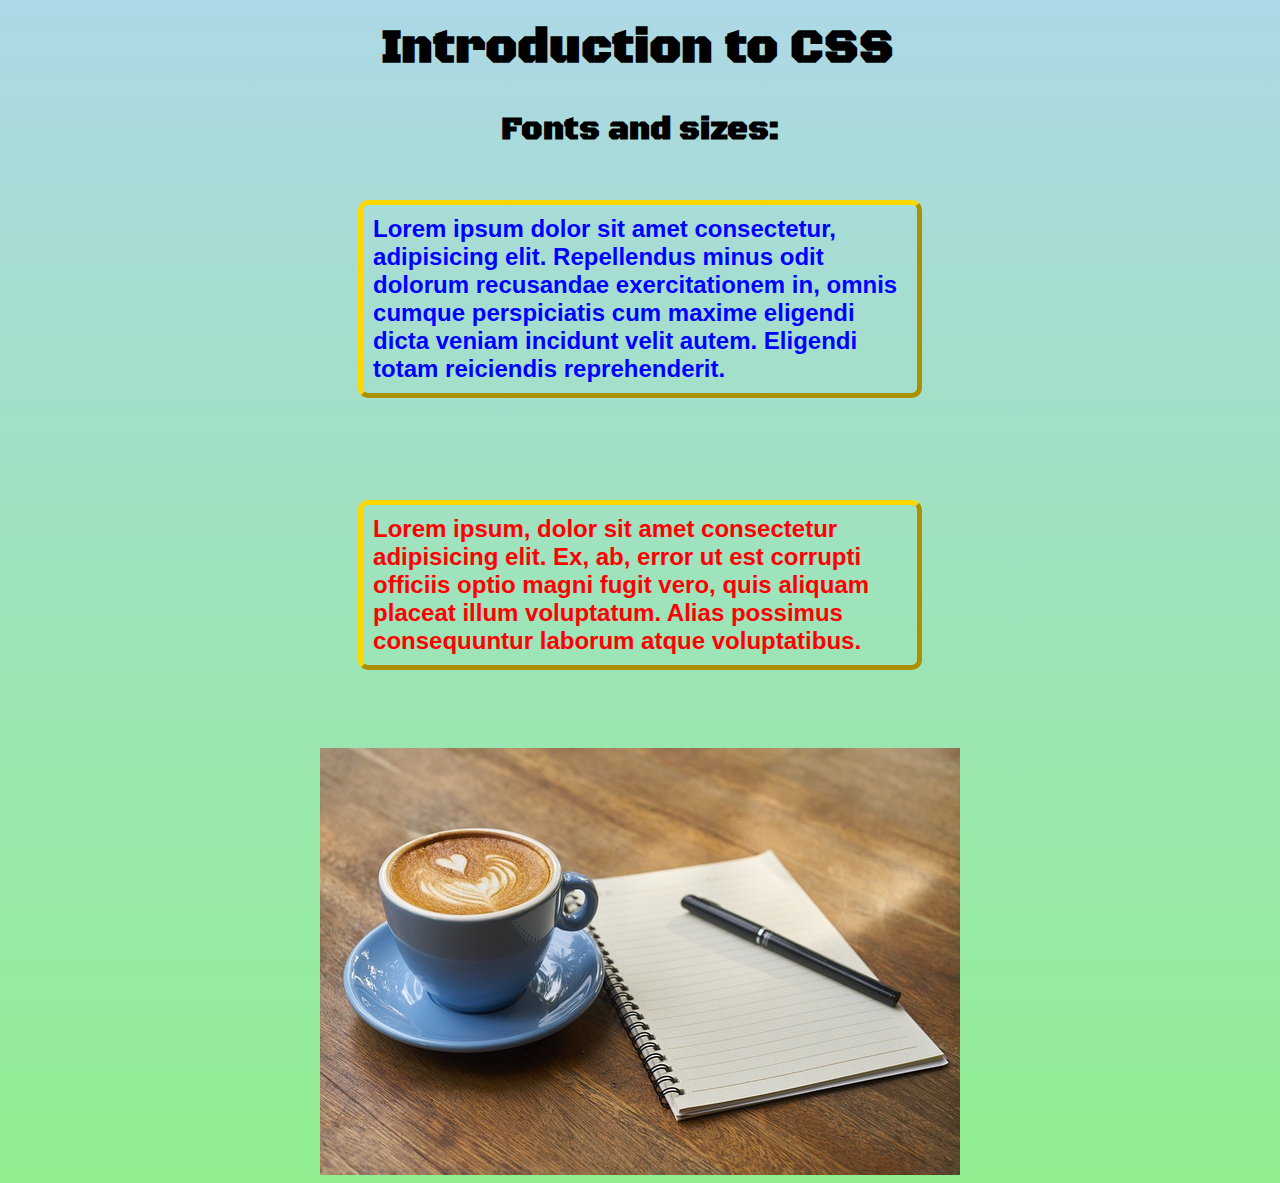
<file: exercises/CSS/index.html>
<!DOCTYPE html>
<html lang="en">
<head>
    <meta charset="UTF-8">
    <meta name="viewport" content="width=device-width, initial-scale=1.0">
    <title>CSS Introduction</title>
    <link rel="stylesheet" href="main.css">
</head>
<body>
    <h1>Introduction to CSS</h1>

    <h2>Fonts and sizes:</h2>

    <p class="parablue"> Lorem ipsum dolor sit amet consectetur, adipisicing elit. Repellendus minus odit dolorum recusandae exercitationem in, omnis cumque perspiciatis cum maxime eligendi dicta veniam incidunt velit autem. Eligendi totam reiciendis reprehenderit.</p>
    <br><br><br>

    <p class="parared">Lorem ipsum, dolor sit amet consectetur adipisicing elit. Ex, ab, error ut est corrupti officiis optio magni fugit vero, quis aliquam placeat illum voluptatum. Alias possimus consequuntur laborum atque voluptatibus.</p>
    <br><br><br>

    <img class="bild" src="image/coffee.jpg" alt="Cup of coffee" loading="lazy">
    
</body>
</html>
</file>
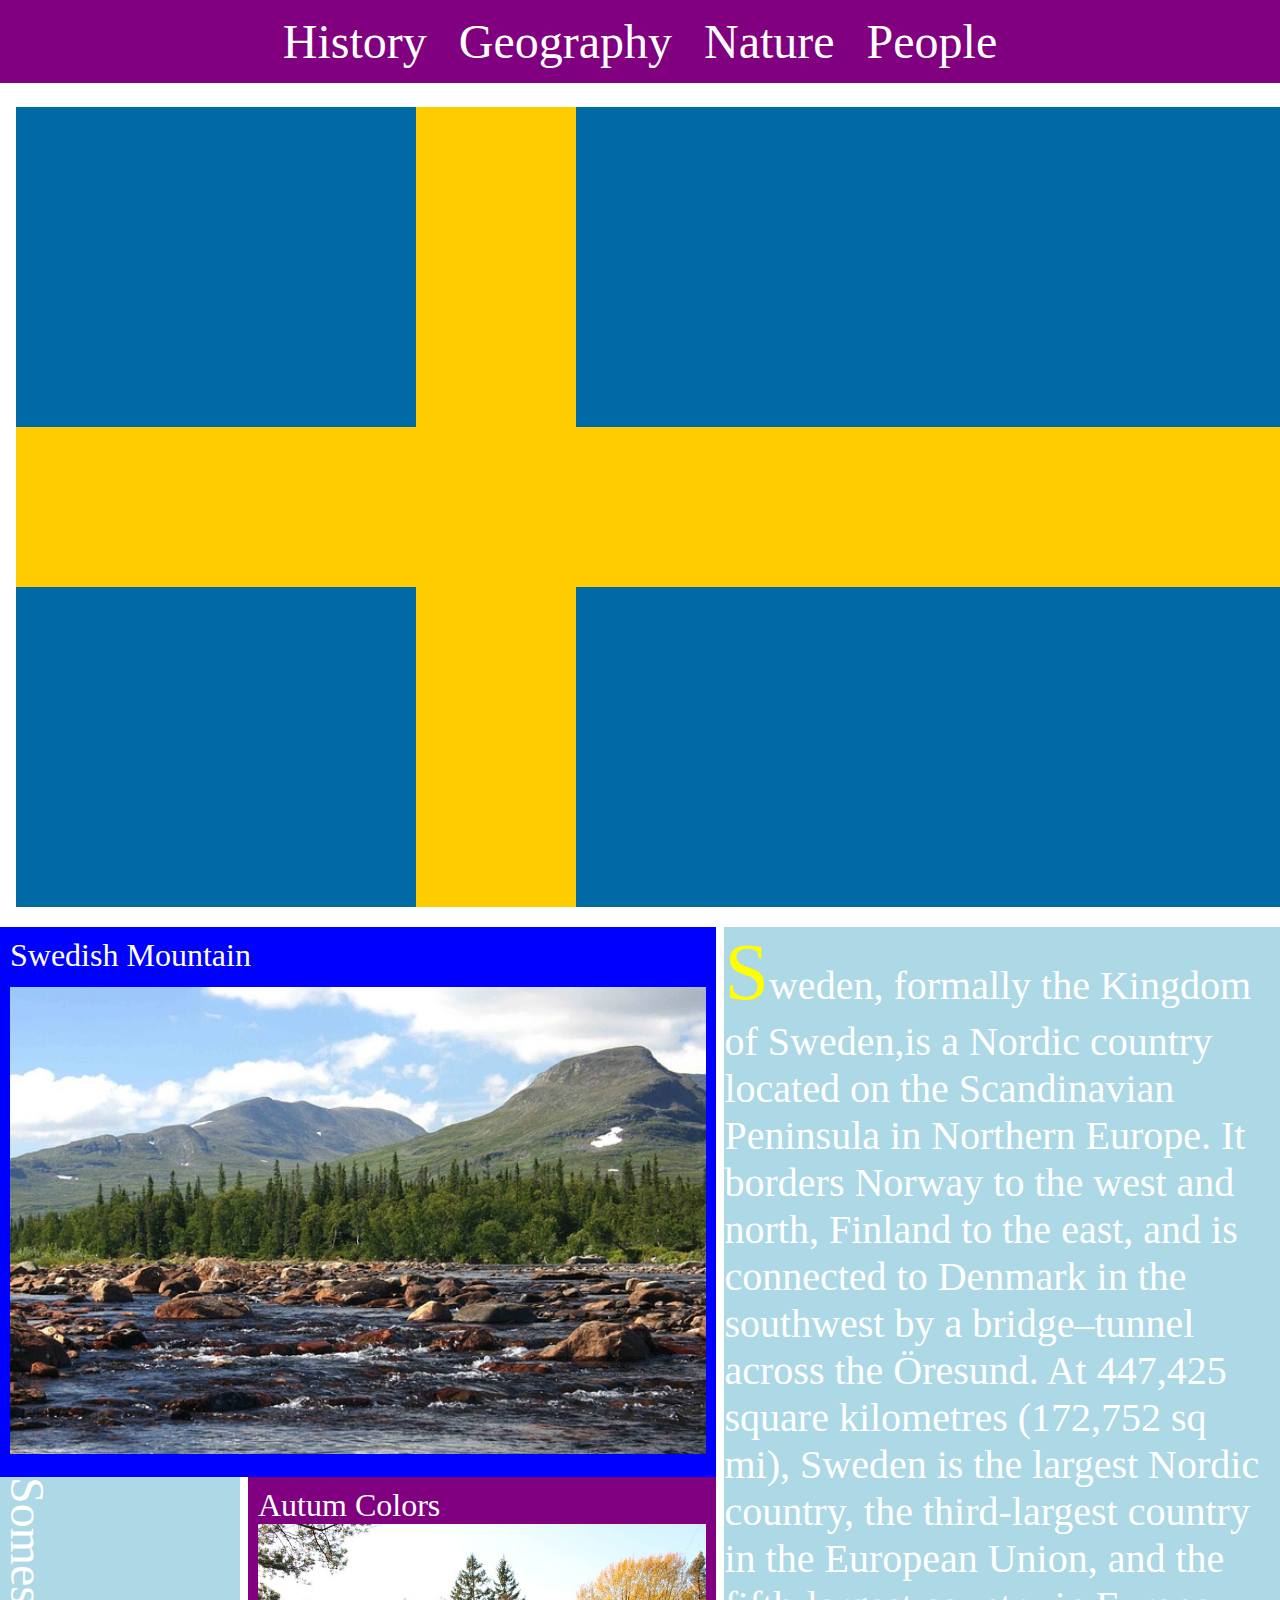
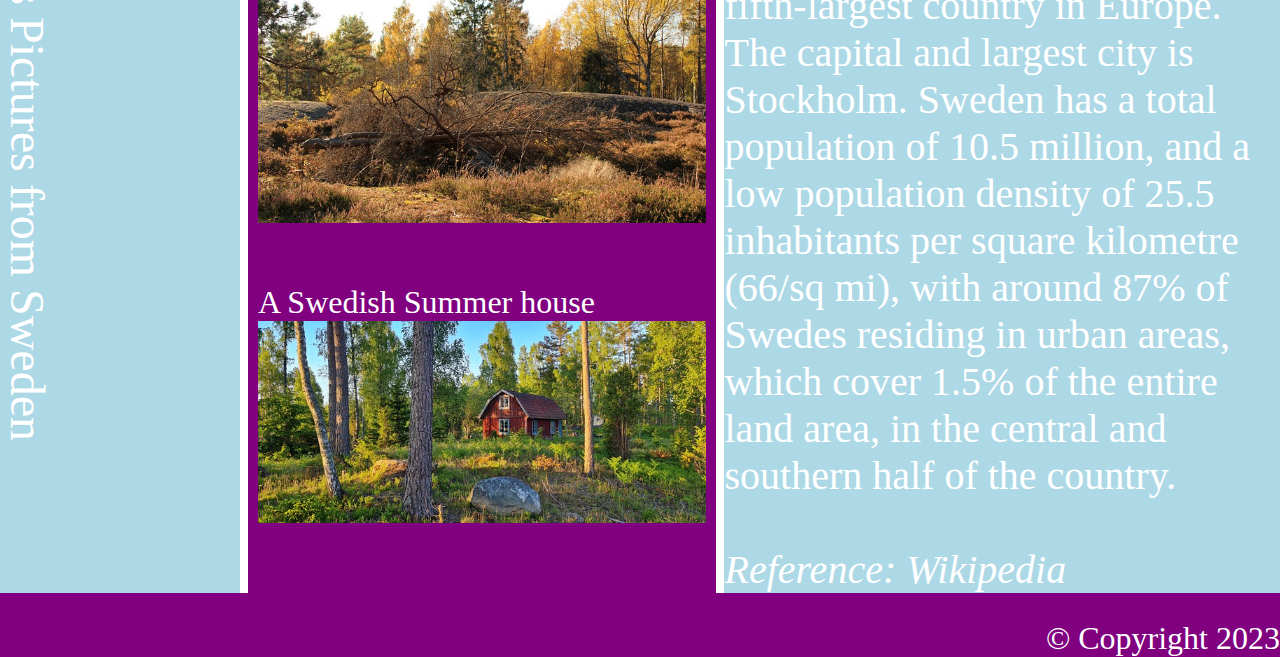
<file: exercises/Inlämningsuppgift/index.html>
<!DOCTYPE html>
<html lang="en">
<head>
    <meta charset="UTF-8">
    <meta http-equiv="X-UA-Compatible" content="IE=edge">
    <meta name="viewport" content="width=device-width, initial-scale=1.0">
    <title>Uppgift 2</title>
    <link rel="stylesheet" href="style.css">
</head>
<body>
    <header class="header el">
        <nav>
            <ul>
                <li><a href="#!" class="li">History</a></li>
                <li><a href="#!" class="li">Geography</a></li>
                <li><a href="#!" class="li">Nature</a></li>
                <li><a href="#!" class="li">People</a></li>
            </ul>
        </nav>
    </header>
    <main class="container">
        <section class="box">
            <figure>
                <img src="flag_sweden.svg" alt="Swedish flag" width="100%">
            </figure>
            
        </section>
        <section class="box">
            <figcaption>Swedish Mountain</figcaption>
            <img src="swedish-mountains-961161_640.jpg" alt="Swedish mountain" width="100%">
        </section>
        <section class="box">
            <p class="p1">Sweden, formally the Kingdom of Sweden,is a Nordic country located on the Scandinavian Peninsula in Northern Europe. It borders Norway to the west and north, Finland to the east, and is connected to Denmark in the southwest by a bridge–tunnel across the Öresund. At 447,425 square kilometres (172,752 sq mi), Sweden is the largest Nordic country, the third-largest country in the European Union, and the fifth-largest country in Europe. The capital and largest city is Stockholm. Sweden has a total population of 10.5 million, and a low population density of 25.5 inhabitants per square kilometre (66/sq mi), with around 87% of Swedes residing in urban areas, which cover 1.5% of the entire land area, in the central and southern half of the country.</p>
            <br>
            <p><i>Reference: Wikipedia</i></p>
        </section>
        <section class="box">
            <p>Somes Pictures from Sweden</p>
        </section>
        <section class="box">
            <figure>
                <figcaption>Autum Colors</figcaption>
                <img src="autumn-colors-991648_640.jpg" alt="Autumn Colors" width="100%">
            </figure>
            <figure>
                <figcaption>A Swedish Summer house</figcaption>
            <img src="swedish-7345629_640.jpg" alt="Swedish House"
            width="100%">
        </figure>
        </section>
    </main>
  
    <footer class="footer el">&copy; Copyright 2023</footer>
</body>
</html>
</file>
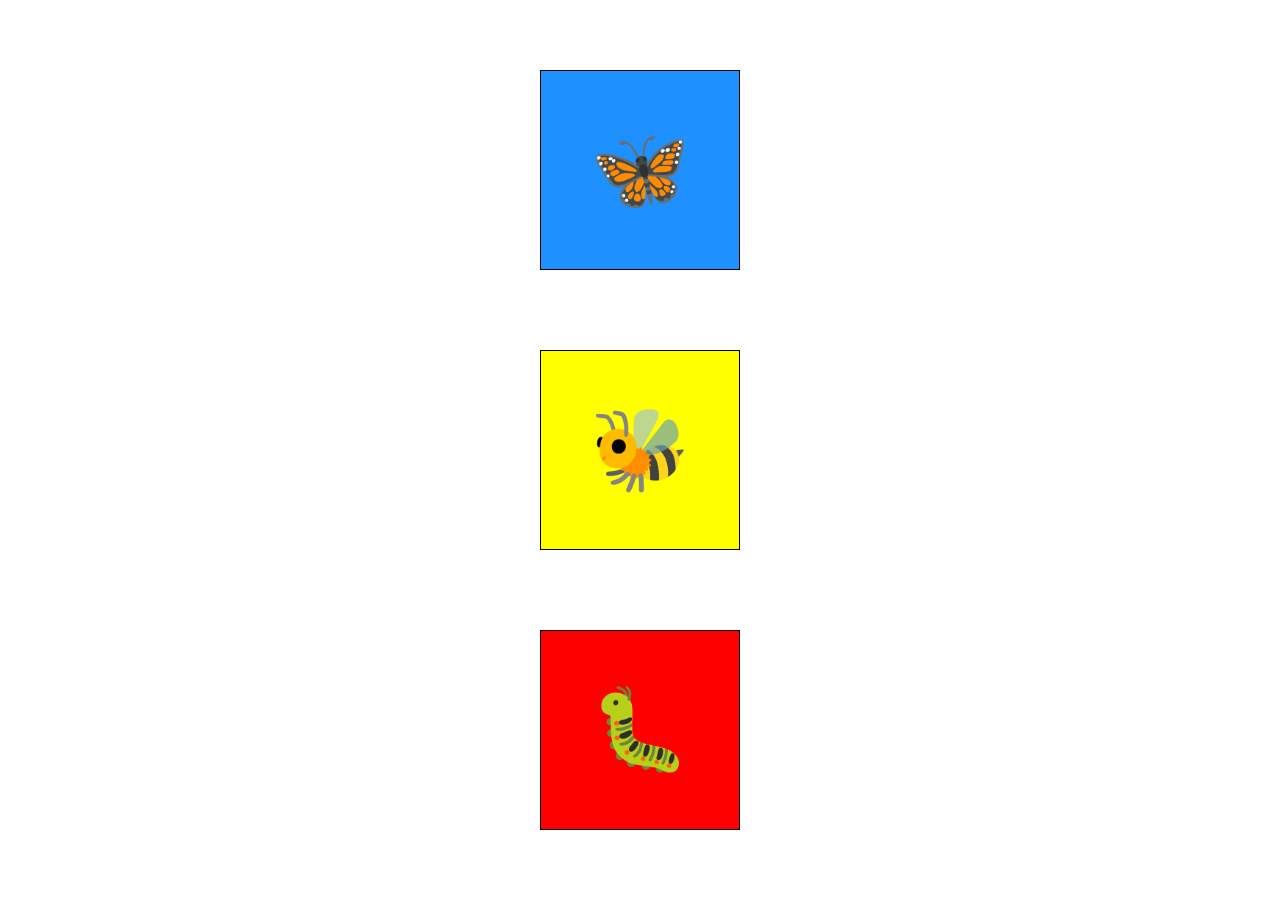
<file: exercises/CSS/Animation.html>
<!DOCTYPE html>
<html lang="en">
<head>
    <meta charset="UTF-8">
    <meta http-equiv="X-UA-Compatible" content="IE=edge">
    <meta name="viewport" content="width=device-width, initial-scale=1.0">
    <title>Transformations and Animations</title>
    <link rel="stylesheet" href="animation.css">
</head>
<body>
    <main>
        <section class="fly">🦋</section>
        <section class="bee">🐝</section>
        <section class="worm">🐛</section>
    </main>
    
</body>
</html>
</file>
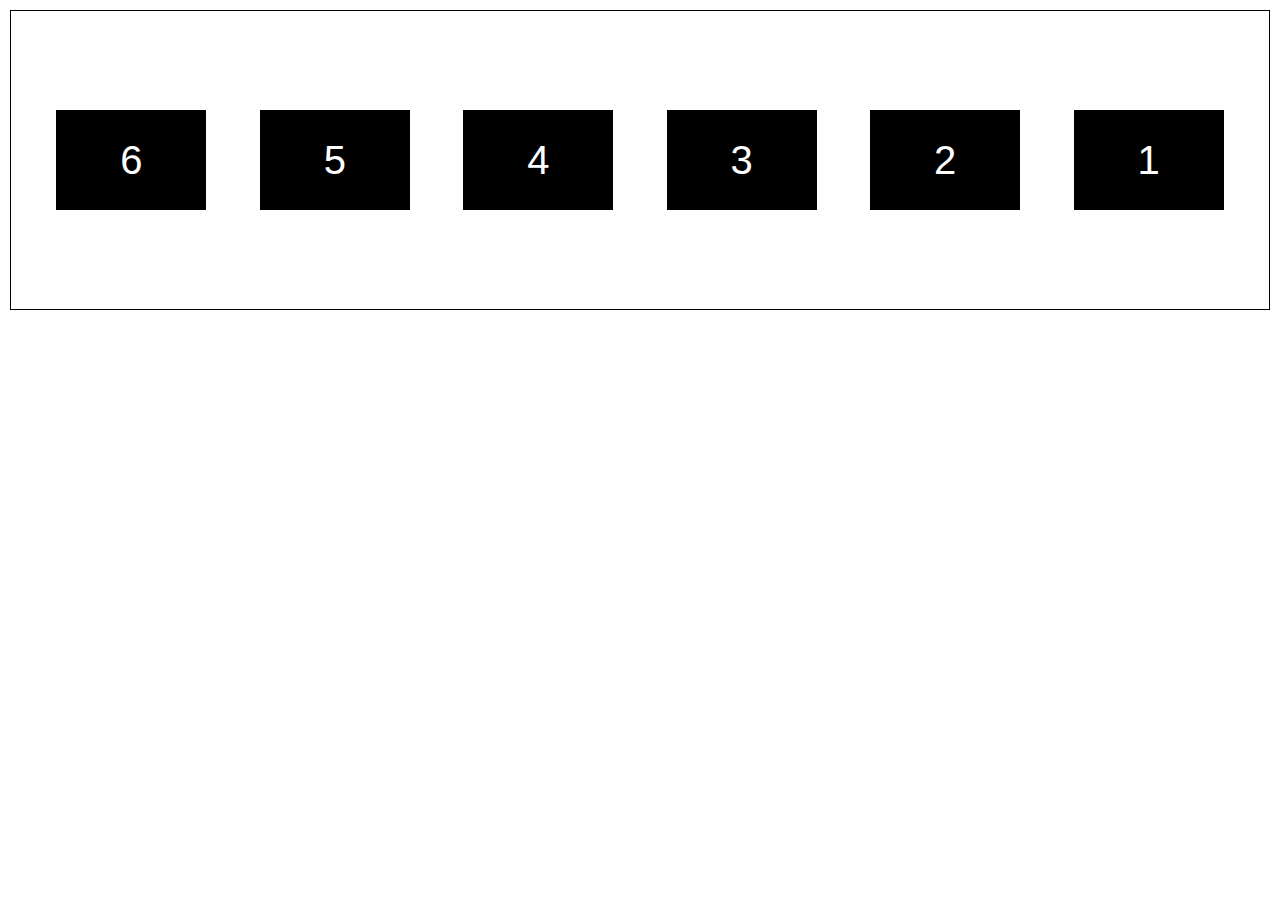
<file: exercises/CSS/flexbox.html>
<!DOCTYPE html>
<html lang="en">
<head>
    <meta charset="UTF-8">
    <meta name="viewport" content="width=device-width, initial-scale=1.0">
    <title>Flexbox</title>
    <link rel="stylesheet" href="flexbox.css">
</head>
<body>
    <main class="container">
        <div class="box">1</div>
        <div class="box">2</div>
        <div class="box">3</div>
        <div class="box">4</div>
        <div class="box">5</div>
        <div class="box">6</div>
    </main>
</body>
</html>
</file>
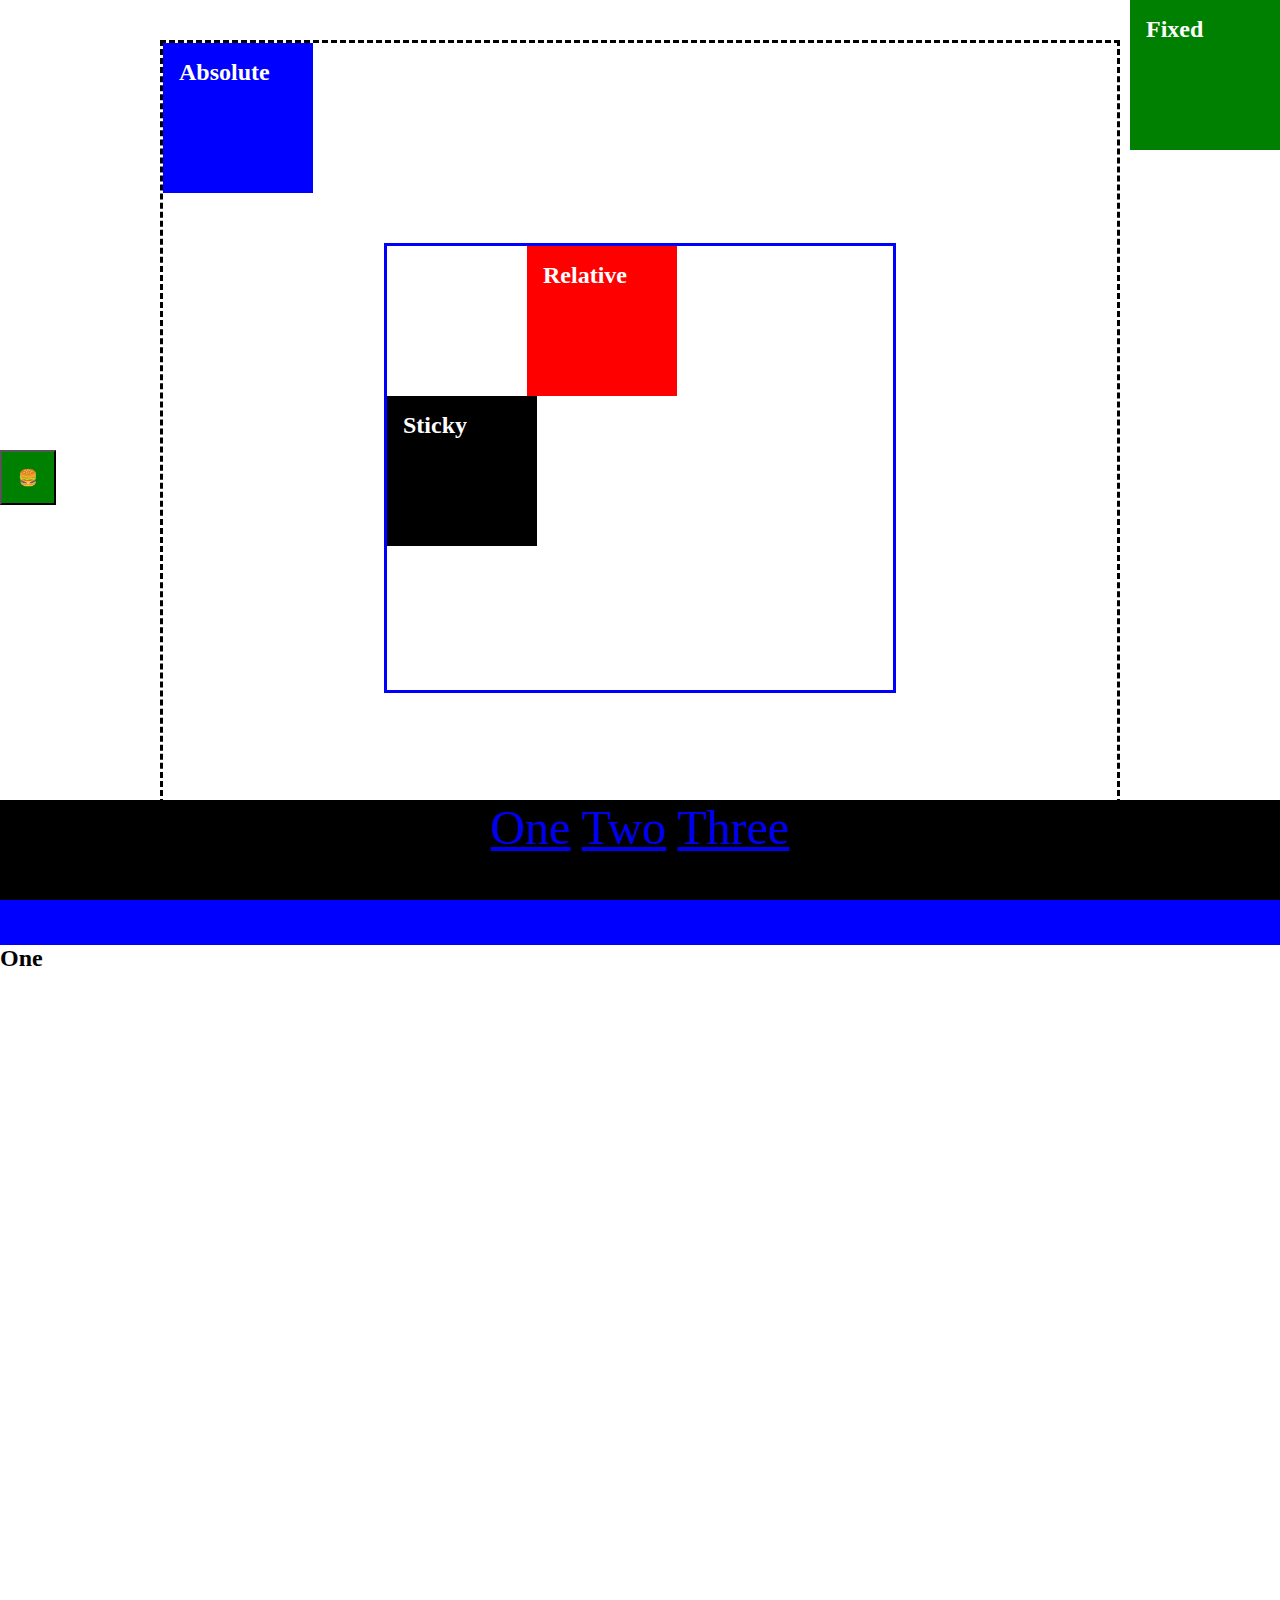
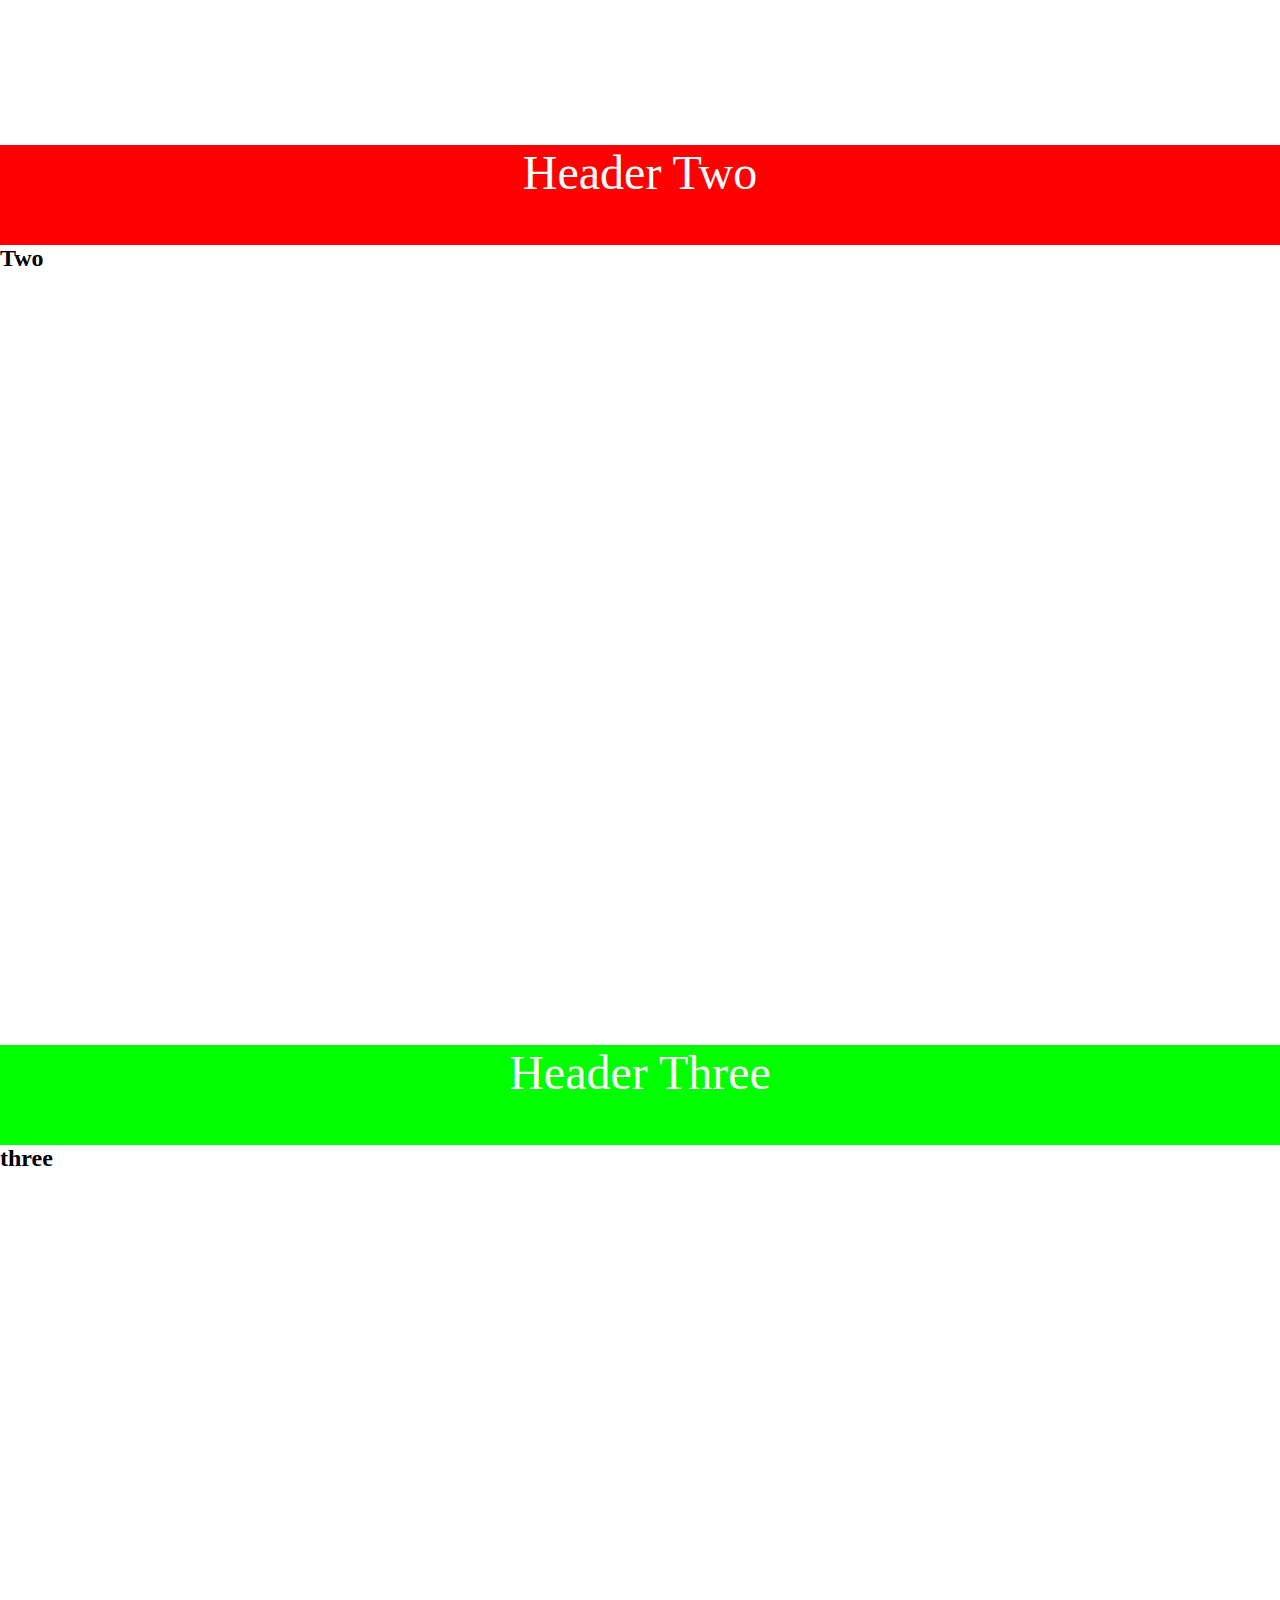
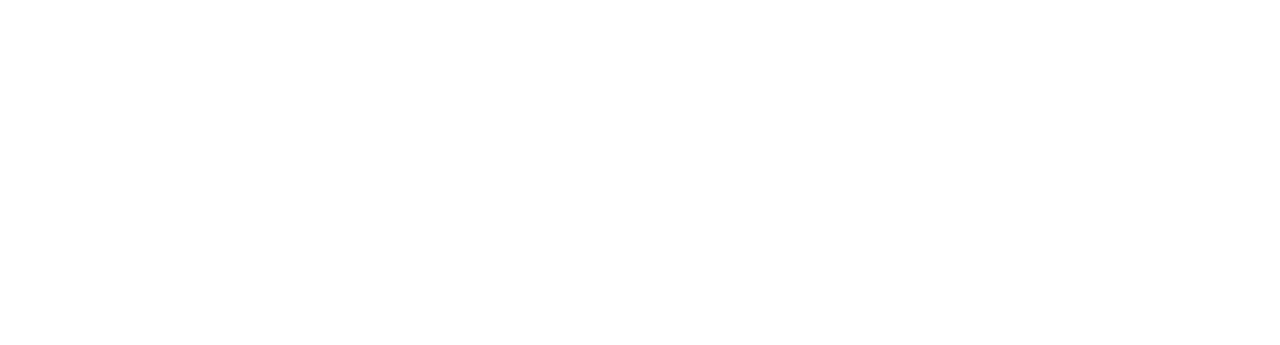
<file: exercises/CSS/Position.html>
<!DOCTYPE html>
<html lang="en">

<head>
    <meta charset="UTF-8">
    <meta http-equiv="X-UA-Compatible" content="IE=edge">
    <meta name="viewport" content="width=device-width, initial-scale=1.0">
    <title>Position</title>
    <link rel="stylesheet" href="position.css">
</head>

    <!-- div are block without semantic. 
        Don't use them too much!  -->
        <section class="outer-container">
        <section class="inner-container">
            <section class="box absolute">
                <h2>Absolute</h2>
            </section>
            <section class="box relative">
                <h2>Relative</h2>
            </section>
            <section class="box fixed">
                <h2>Fixed</h2>
            </section>
            <section class="box sticky">
                <h2>Sticky</h2>
            </section>
        </section>
    </section>
 

 <button class="social">&#127828;</button>
  <section id="one">
    <header class="blue">Header One</header>
    <h2>One</h2>
 </section>
 <section id="two">
    <header class="red">Header Two</header>
    <h2>Two</h2>
 </section>
 <section id="three">
    <header class="green">Header Three</header>
    <h2>three</h2>
 </section>
 <footer>
    <a href="#one">One</a>
    <a href="#two">Two</a>
    <a href="#three">Three</a>
 </footer>
 
</body>

</html>
</file>
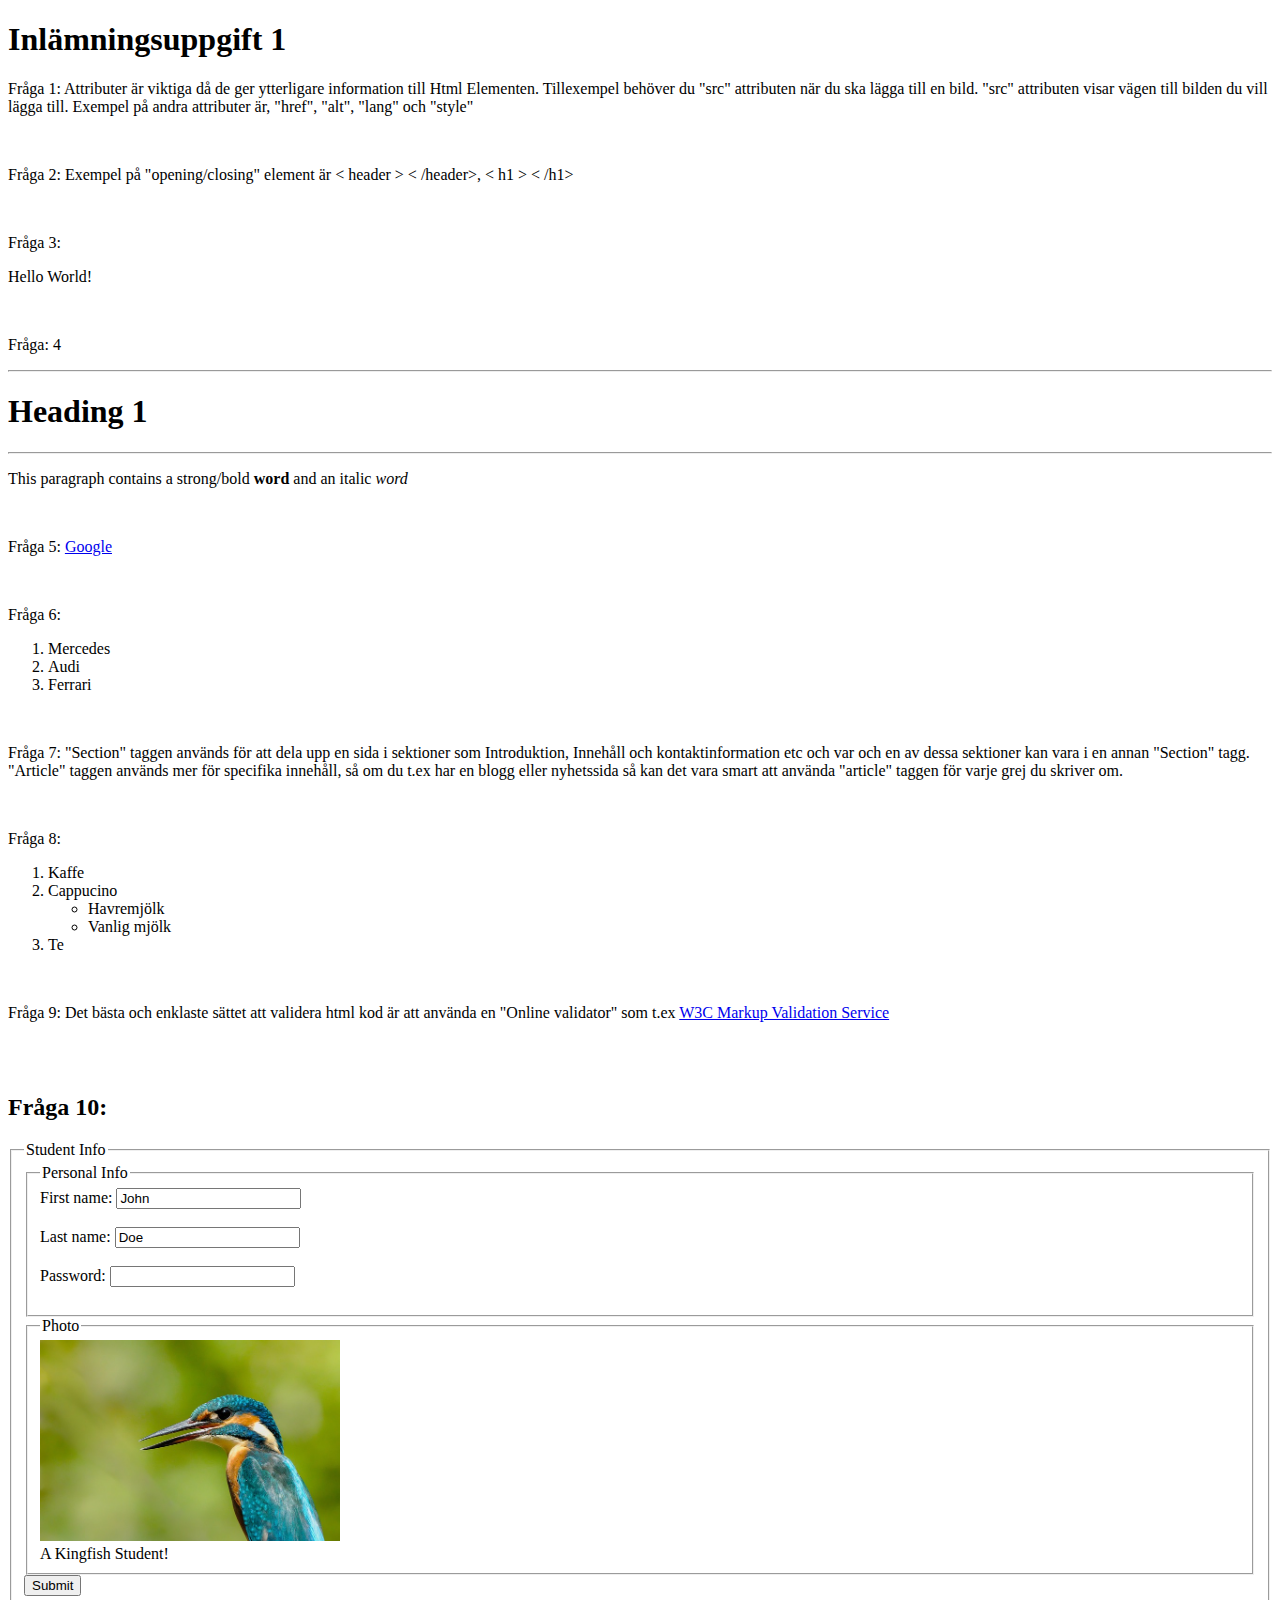
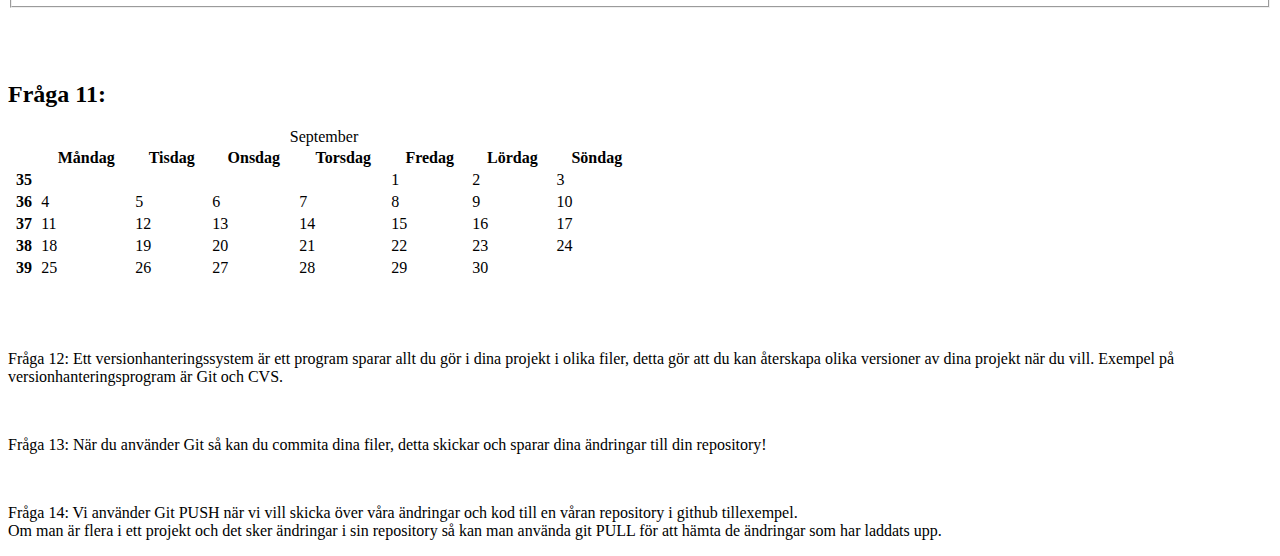
<file: exercises/Inlämningsuppgift/läxa.html>
<!DOCTYPE html>
<html lang="sv">
<head>
    <meta charset="UTF-8">
    <meta name="viewport" content="width=device-width, initial-scale=1.0">
    <title>Inlämningsuppgift</title>
</head>
<body>
    <section>
    <h1>Inlämningsuppgift 1</h1>
    <p>Fråga 1: Attributer är viktiga då de ger ytterligare information till Html Elementen. Tillexempel behöver du "src" attributen när du ska lägga till en bild. "src" attributen visar vägen till bilden du vill lägga till. Exempel på andra attributer är, "href", "alt", "lang" och "style"</p>
    <br>
    <p>Fråga 2: Exempel på "opening/closing" element är < header > < /header>, < h1 > < /h1> </p>
    <br>
    <p>Fråga 3:</p>
    <p>Hello World!</p>
    <br>
    <p>Fråga: 4</p>
    <hr>
    <h1>Heading 1</h1>
    <hr>
    <p>This paragraph contains a strong/bold <b>word</b> and an italic <i>word</i></p>
    <br>
    <p>Fråga 5: <a href="https://www.google.com/webhp">Google</a></p>
    <br>
    <p>Fråga 6:
        <ol>
            <li>Mercedes</li>
            <li>Audi</li>
            <li>Ferrari</li>
        </ol>
    </p>
    <br>
    <p>Fråga 7: "Section" taggen används för att dela upp en sida i sektioner som Introduktion, Innehåll och kontaktinformation etc och var och en av dessa sektioner kan vara i en annan "Section" tagg.
        "Article" taggen används mer för specifika innehåll, så om du t.ex har en blogg eller nyhetssida så kan det vara smart att använda "article" taggen för varje grej du skriver om.  </p>
        <br>
        <p>Fråga 8:
            <ol>
                <li>Kaffe</li>
                <li>Cappucino
                    <ul>
                        <li>Havremjölk</li>
                        <li>Vanlig mjölk</li>
                    </ul>
                </li>
                <li>Te</li>
            </ol>
        </p>
        <br>
        <p>Fråga 9: Det bästa och enklaste sättet att validera html kod är att använda en "Online validator" som t.ex <a href="https://validator.w3.org/nu/#file">W3C Markup Validation Service</a></p>
        <br><br>
    </section>
    <section>
    <h2>Fråga 10:</h2>
    <form action="http://httpbin.org/post" method="post">
        <fieldset>
            <legend>Student Info</legend>
            <fieldset>
                <legend>Personal Info</legend>
        <label for="fname">First name:</label>
        <input type="text" id="fname" name="fname" value="John"><br><br>
        <label for="lname">Last name:</label>
        <input type="text" id="lname" name="lname" value="Doe"><br><br>
        <label for="passwprd">Password:</label>
        <input type="password" id="password" name="password"><br><br>
    </fieldset>
        <fieldset>
        <legend>Photo</legend>
        <img src="kingfish.jpg" alt="Kingfish bird"  width="300px" loading="lazy">
        <figcaption>A Kingfish Student!</figcaption>

    </fieldset>
        <input type="submit" formaction="http://httpbin.org/post" formmethod="post" value="Submit">
    </fieldset>
    <br><br><br>
</section>

<section>
<h2>Fråga 11:</h2>
<table style="width: 50%;">
    <caption>September</caption>
    <tr>
        <th></th>
        <th>Måndag</th>
        <th>Tisdag</th>
        <th>Onsdag</th>
        <th>Torsdag</th>
        <th>Fredag</th>
        <th>Lördag</th>
        <th>Söndag</th>
    </tr>
    <tr>
        <th>35</th>
        <td></td>
        <td></td>
        <td></td>
        <td></td>
        <td>1</td>
        <td>2</td>
        <td>3</td>
    </tr>
    <tr>
        <th>36</th>
        <td>4</td>
        <td>5</td>
        <td>6</td>
        <td>7</td>
        <td>8</td>
        <td>9</td>
        <td>10</td>
    </tr>
    <tr>
        <th>37</th>
        <td>11</td>
        <td>12</td>
        <td>13</td>
        <td>14</td>
        <td>15</td>
        <td>16</td>
        <td>17</td>
    </tr>
    <tr>
        <th>38</th>
        <td>18</td>
        <td>19</td>
        <td>20</td>
        <td>21</td>
        <td>22</td>
        <td>23</td>
        <td>24</td>
    </tr>
    <tr>
        <th>39</th>
        <td>25</td>
        <td>26</td>
        <td>27</td>
        <td>28</td>
        <td>29</td>
        <td>30</td>
    </tr>
</table>
<br><br><br>
</section>
<p>Fråga 12: Ett versionhanteringssystem är ett program sparar allt du gör i dina projekt i olika filer, detta gör att du kan återskapa olika versioner av dina projekt när du vill. Exempel på versionhanteringsprogram är Git och CVS.</p>
<br>
<p>Fråga 13: När du använder Git så kan du commita dina filer, detta skickar och sparar dina ändringar till din repository! </p>
<br>
<p>Fråga 14: Vi använder Git PUSH när vi vill skicka över våra ändringar och kod till en våran repository i github tillexempel.<br>
Om man är flera i ett projekt och det sker ändringar i sin repository så kan man använda git PULL för att hämta de ändringar som har laddats upp.</p>
    




</body>
</html>
</file>
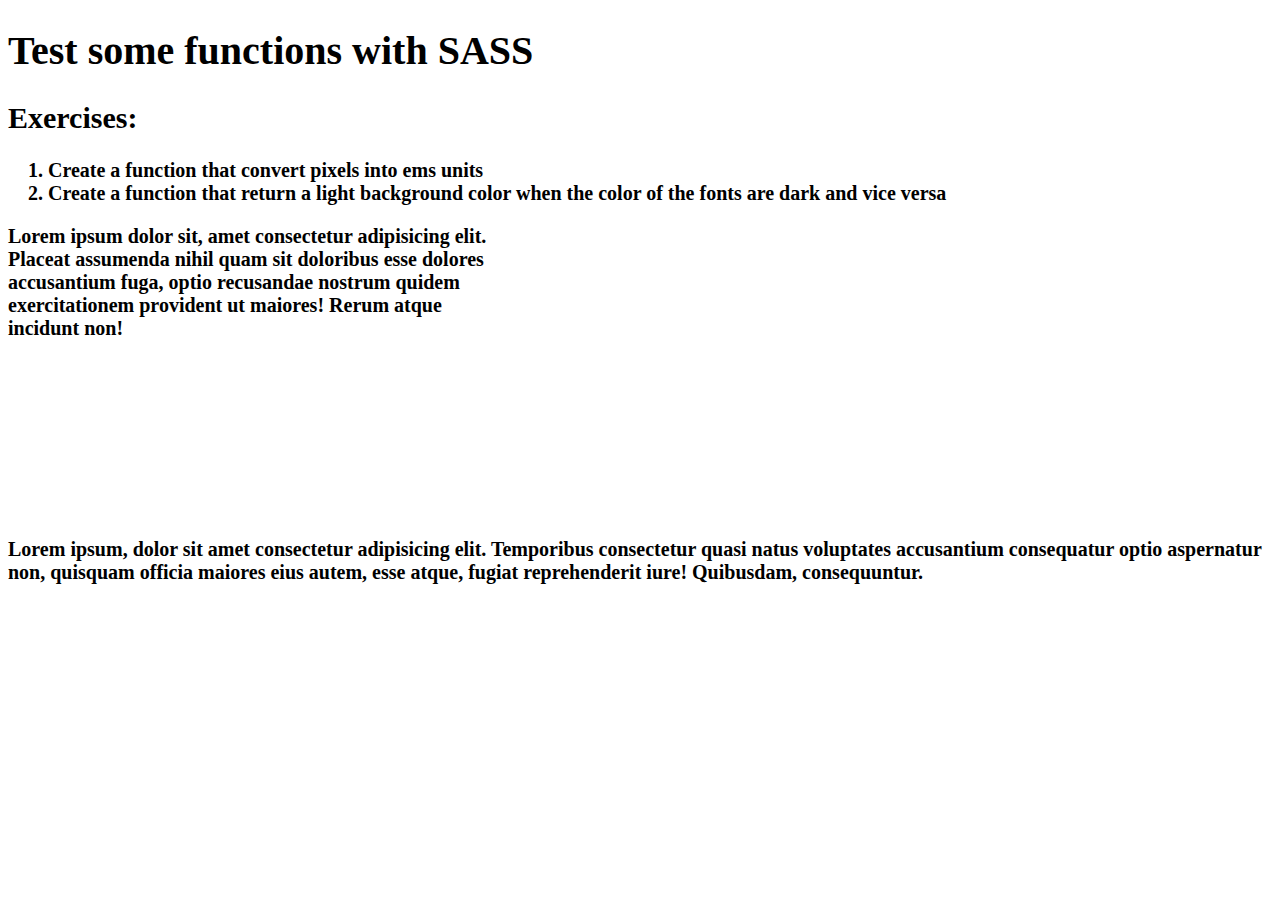
<file: exercises/Sass/media.html>
<!DOCTYPE html>
<html lang="en">
<head>
    <meta charset="UTF-8">
    <meta name="viewport" content="width=device-width, initial-scale=1.0">
    <link rel="stylesheet" href="media.css">
    <title>Media queries</title>
</head>
<body>
  <!-- <h1>Exercises with @media and @content</h1>

    <h2>Exercise #1</h2>
    <ol>
        <li>Create a simple HTML page with one Lorem paragraph</li>
        <li>Create a scss file named "style.scss</li>
        <li>Using @media define a style which redused the width of the paragraph to 200px when the viewport is less than 400px</li>
    </ol> -->

    <h1>Test some functions with SASS</h1>
    <h2>Exercises:</h2>
    <ol>
        <li>Create a function that convert pixels into ems units</li>
        <li>Create a function that return a light background color when the color of the fonts are dark and vice versa</li>
    </ol>
    
    <p class="p1">Lorem ipsum dolor sit, amet consectetur adipisicing elit. Placeat assumenda nihil quam sit doloribus esse dolores accusantium fuga, optio recusandae nostrum quidem exercitationem provident ut maiores! Rerum atque incidunt non!</p>
    <br>
    <p class="p2">Lorem ipsum, dolor sit amet consectetur adipisicing elit. Temporibus consectetur quasi natus voluptates accusantium consequatur optio aspernatur non, quisquam officia maiores eius autem, esse atque, fugiat reprehenderit iure! Quibusdam, consequuntur.</p>

</body>
</html>
</file>
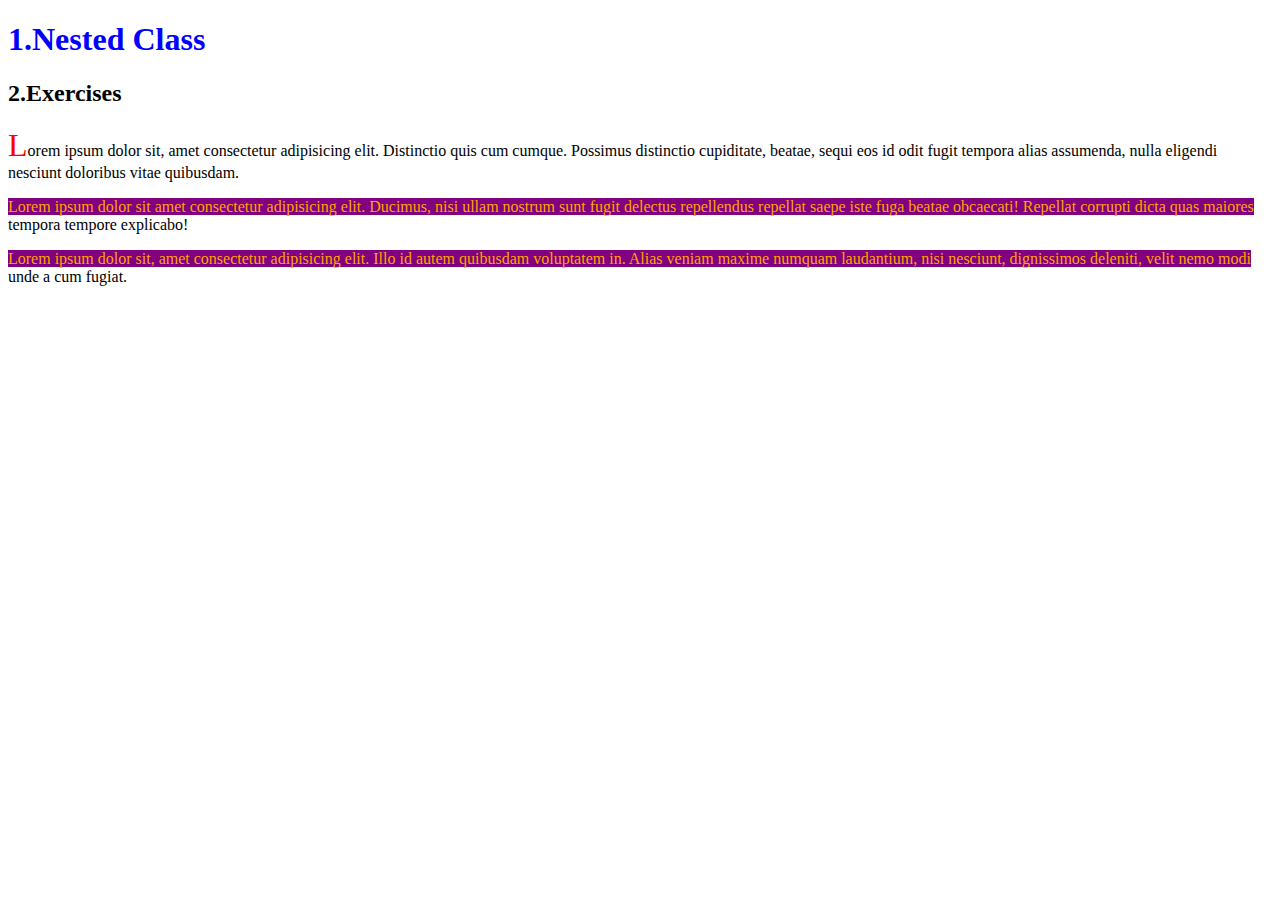
<file: exercises/Sass/nested.html>
<!DOCTYPE html>
<html lang="en">
<head>
    <meta charset="UTF-8">
    <meta name="viewport" content="width=device-width, initial-scale=1.0">
    <link rel="stylesheet" href="nested.css">
    <title>Nested element and classes</title>
</head>
<body class="body">
    <h1 class="header1">Nested Class</h1>
    <h2 class="header2">Exercises</h2>

    <p class="p">Lorem ipsum dolor sit, amet consectetur adipisicing elit. Distinctio quis cum cumque. Possimus distinctio cupiditate, beatae, sequi eos id odit fugit tempora alias assumenda, nulla eligendi nesciunt doloribus vitae quibusdam.</p>
    <p class="p23">Lorem ipsum dolor sit amet consectetur adipisicing elit. Ducimus, nisi ullam nostrum sunt fugit delectus repellendus repellat saepe iste fuga beatae obcaecati! Repellat corrupti dicta quas maiores tempora tempore explicabo!</p>
    <p class="p23">Lorem ipsum dolor sit, amet consectetur adipisicing elit. Illo id autem quibusdam voluptatem in. Alias veniam maxime numquam laudantium, nisi nesciunt, dignissimos deleniti, velit nemo modi unde a cum fugiat.</p>
</body>
</html>
</file>
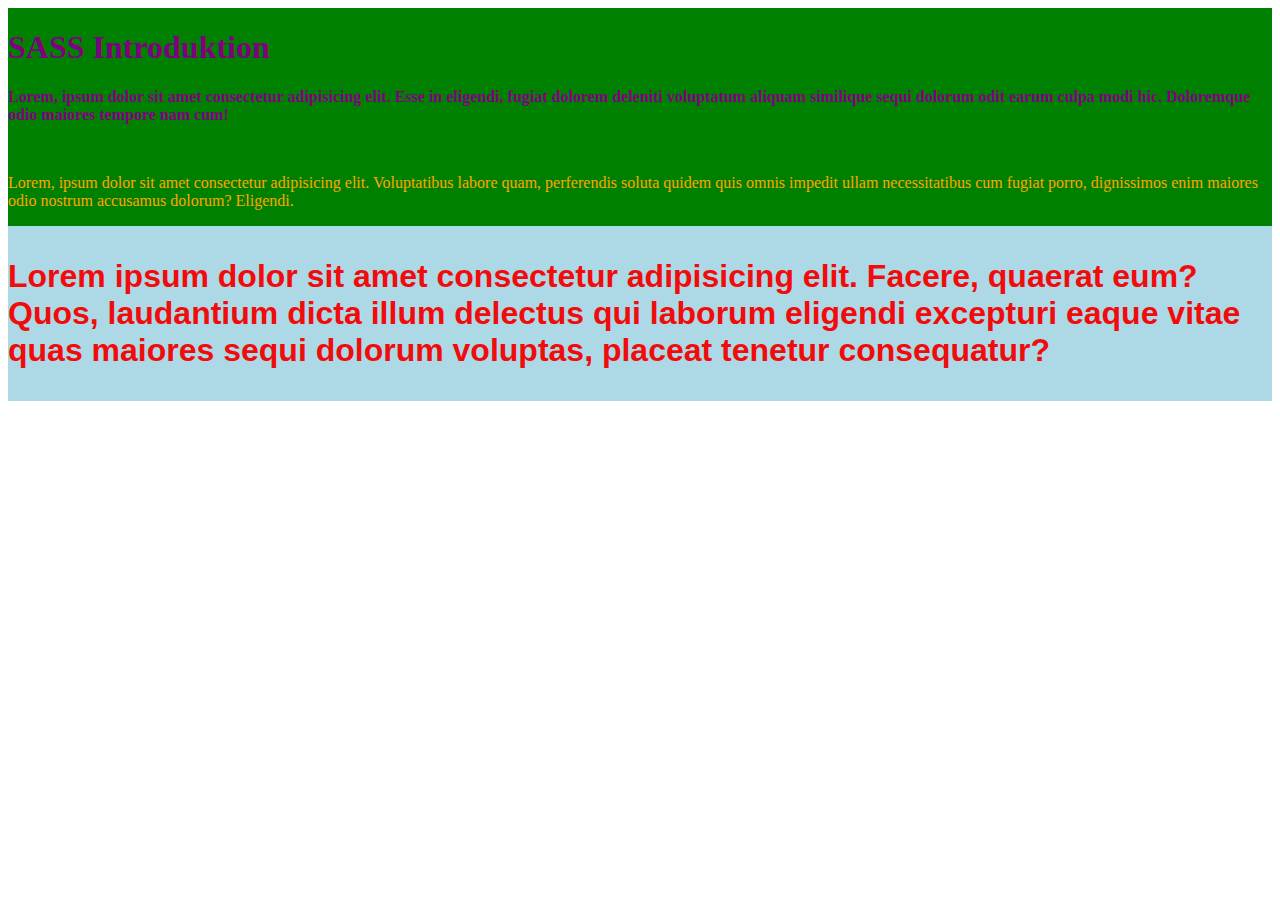
<file: exercises/Sass/sass.html>
<!DOCTYPE html>
<html lang="en">
<head>
    <meta charset="UTF-8">
    <meta name="viewport" content="width=device-width, initial-scale=1.0">
    <link rel="stylesheet" href="style.css"> 
    <title>Sass</title>
</head>
<body>
    <article class="main">
        <section class="section">
            <h1>SASS Introduktion</h1>
            <p>Lorem, ipsum dolor sit amet consectetur adipisicing elit. Esse in eligendi, fugiat dolorem deleniti voluptatum aliquam similique sequi dolorum odit earum culpa modi hic. Doloremque odio maiores tempore nam cum!</p>
            <br>
            <p class="p2">Lorem, ipsum dolor sit amet consectetur adipisicing elit. Voluptatibus labore quam, perferendis soluta quidem quis omnis impedit ullam necessitatibus cum fugiat porro, dignissimos enim maiores odio nostrum accusamus dolorum? Eligendi.</p>
    </article>
</section>
<section class="section2">
    <p>Lorem ipsum dolor sit amet consectetur adipisicing elit. Facere, quaerat eum? Quos, laudantium dicta illum delectus qui laborum eligendi excepturi eaque vitae quas maiores sequi dolorum voluptas, placeat tenetur consequatur?</p>
</section>
</body>
</html>
</file>
<file: exercises/CSS/main.css>
@import url('https://fonts.googleapis.com/css2?family=Black+Ops+One&family=Press+Start+2P&display=swap');
body {
    display: flex;
    flex-direction: column;
    justify-content: center;
    align-items: center;
    background: linear-gradient(lightblue, lightgreen)
}

h1 {
    font-size: 300%;
    text-align: center;
    margin: 10px 20px 5px 15px;
    font-family: "Black Ops one", Arial, Helvetica, sans-serif;

}

h2 {
    font-family: "Black ops one", Tahoma, sans-serif;
    font-size: 2rem;
    color: black;
}

p {
    border: 2px outset;
    border-color:gold;
    border-width: 5px;
    border-radius: 10px;
    padding: 10px;
    font-size: 24px;
    font-family: "consolas", sans-serif;
    font-weight: bold;
    width: 40ch;
}

.parablue {
    color: blue;
}

.parared {
    color: red;
}

.parablue:hover {
    color: green;
}

.bild {
    display: block;
    margin: auto;
}
</file>
<file: exercises/Inlämningsuppgift/style.css>
* {
    margin: 0;
    padding: 0;
    box-sizing: border-box;
}


.container {
    display: grid;
    column-gap: 0.5rem;
    grid-template-columns: 1fr, 1fr, 1fr, 1fr, 1fr, 1fr;
    grid-template-rows: 1fr, 1fr, 1fr, 1fr, 1fr;
    grid-template-areas: 
    "hd hd hd hd hd hd"
    "fc fc fc fc fc fc"
    "sc sc sc sc sb sb"
    "sbb sbb lc lc sb sb"
    "ft ft ft ft ft ft";
}

.header {
    display: grid;
    grid-area: hd;
    background-color: purple;
    margin-bottom: 0.5rem;
    place-content: center;
    font-size: 3rem;
}
.ul{
    margin: 0;
    padding: 0;
    overflow: hidden;
  }
  
  li {
    float: left;
    list-style-type: none;
  }
  
  li a {
    display: block;
    color: white;
    text-align: center;
    padding: 14px 16px;
    text-decoration: none;
    
  }
  
  li a:hover {
    color: yellow;
  }


.box:first-child{
    display: grid;
    grid-area: fc;
    margin: 1em;
    grid-column: 1/7;
    grid-row: 1;
    width: 100%;
    
}

.box:nth-child(2){
    display: grid;
    grid-area: sc;
    background-color: blue;
    grid-row: 2;
    color: white;
    font-size: 2rem;
    padding: 10px;
}
.box:nth-child(3){
    font-size: 40px;
    color: white;
    display: grid;
    grid-area: sb;
    background-color: lightblue;
    grid-row: 2 / span 5;
}

.p1::first-letter{
    color: yellow;
    font-size: 5rem;
}

.box:nth-child(4){
    display: grid;
    grid-area: sbb;
    background-color: lightblue;
    color: white;
    font-size: 3rem;
    grid-row: 3 / span 4;
    writing-mode: vertical-lr;
    width: 15rem;
    
    

}

.box:nth-child(5){
    display: grid;
    grid-area: lc;
    background-color: purple;
    color: white;
    font-size: 2rem;
    grid-row: 3 / span 4;
    padding: 10px;
}


.footer{
    display: grid;
    grid-area: ft;
    background-color: purple;
    color: white;
    place-content: end;
    height: 4rem;
    font-size: 2rem;
}
</file>
<file: exercises/CSS/animation.css>
@import url("https://fonts.googleapis.com/css2?family=Nunito&display=swap");

* {
    margin: 0;
    padding: 0;
    box-sizing: border-box;
}

html {
    font-size: 5rem;
    font-family: 'Nunito', sans-serif;
}

body {
    min-height: 100vh;
    display: flex;
    flex-direction: column nowrap;
}

main {
    align-items: center;
    display: flex;
    flex-flow: column nowrap;
    flex-grow: 1;
    gap: 1rem;
    justify-content: center;
}

section {
    border: 1px solid #000;
    display: grid;
    height: 200px;
    place-content: center;
    width: 200px;
}

.fly {
    background-color: dodgerblue;
}


.bee {
    background-color: yellow;
    transition: width 2s height 2s;

}

.worm {
    background-color: red;
    /*animation-name: worm;
    animation-duration: 4s;
    animation-iteration-count: 2;
    animation-direction: alternate-reverse;
    animation-timing-function: ease;
    animation-fill-mode: backwards;*/
    animation: worm 5s ease 2 alternate-reverse
} 

.fly:hover {
    background-color: midnightblue;
    /* transition-property: background-color, transform;
    transition-duration: 2s, 3s;
    transition-delay: 0.5s; */
    transition: all 2s linear 0.5s;
    width: 300px;
    height: 300px;
}

.bee:hover {
    transform: rotate(180deg);
    background-color: aqua;
    transition: all 5s;
}

.bee.animate {
    /* animation-name: slide;
    animation-duration: 5s;
    animation-timing-function: ease-in-out;
    animation-delay: 1s;
    animation-iteration-count: 5;
    animation-direction: alternate;
    animation-fill-mode: forwards; */
    animation: 5s ease-in-out 1s 2 normal forwards slide;
}

@keyframes worm {
    0%  {
        transform: translateX(0);
    }
    33% {
        transform: translateX(300px) rotate(180deg);
    }
    66% {
        transform: translateX(-300px) rotate(-180deg);
    }
    100% {
        transform: translateX(0);
        background-color: rebeccapurple;
    }
}
</file>
<file: exercises/CSS/flexbox.css>
* {
    margin: 0;
    padding: 0;
    box-sizing: border-box;
}

.container {
    border: 1px solid black;
    font-size: 2.5rem;
    font-family: Arial, Helvetica, sans-serif;
    display: flex;
    justify-content: space-evenly;
    min-width: 80vw;
    max-width: 100vw;
    min-height: 300px;
    margin: 10px;
    flex-flow: row-reverse wrap-reverse;
    gap: 0.5rem;
    align-items: center;
}

.box {
    background-color: black;
    color: white;
    min-width: 150px;
    max-width: 100px;
    height: 100px;
    display: flex;
    justify-content: center;
    align-items: center;
    flex-basis: 100px;
    flex-grow: 1;
}

.box:nth-child(2) {
    flex: 2 2 150px;

}
</file>
<file: exercises/CSS/position.css>
* {
    margin:0;
    padding: 0;
    box-sizing: border-box;
}
body {
    font-size: 1rem;
    min-height: 200vh;
}
.outer-container {
    border: 3px dashed black;
    width: 75vw;
    height: 85vh;
    margin: 40px auto;
    position: relative; /* to the ansester */
}
.inner-container {
    border: 3px solid blue;
    width: 40vw;
    height: 50vh;
    margin: 200px auto;
    /*position: relative;*/ /* to the ancestor */

}
.box {
    width: 150px;
    height: 150px;
    color: #fff; /* Fonts invisible */
    padding: 1rem;
}
.absolute {
    background-color: blue;
    position: absolute; /* Default is static */
    top: 0;
    left: 0;
    /* left: -10000px;  *//* invisibility ! */
    z-index: 0;
}
.relative {
    background-color: #f00;
    position: relative;
    top: 0px;
    left: 140px;
    z-index:1;
}
.fixed {
    background-color: green;
    position:fixed;
    right: 0px;
    top: 0px;
}
.sticky {
    background-color: black;
    position: sticky;
    top: 0;
}
html {scroll-behavior: smooth;}
section {
    height: 100vh;
}
.blue {background-color: #00f;}
.red {background-color: #F00;}
.green {background-color: #0f0;}

header, footer {
    color: #fff;
    text-align: center;
    height: 100px;
}
header {
    position: sticky;
    top: 0;
    font-size: 3rem;
}
footer {
    background-color: #000;
    position: fixed;
    font-size: 3rem;
    bottom: 0;
    width: 100%;
}
a:visited {
    color:blue;
}
.social {
    background-color: green;
    color: #fff;
    font-size: inherit;
    padding: 1rem;
    position:fixed;
    top: 50%;
    left: 0;
    z-index:1;
}
</file>
<file: exercises/Sass/media.css>
/* $maxwidth: 600px;
$width: 300px;

@mixin media-text($maxwidth, $width) {
    @media (max-width: $maxwidth) {
        width: $width;
    }
}

.p1 {
    @include media-text(400px,300px);
}

.p2 {
    @include media-text(400px,200px);
} */
body {
  font-weight: 700;
  width: 6.7619047619;
  font-size: 1.25em;
  color: black;
}

.p1 {
  width: 25em;
  height: 12.5em;
}/*# sourceMappingURL=media.css.map */
</file>
<file: exercises/Sass/nested.css>
.body .header1 {
  color: blue;
}
.body .header2 {
  color: black;
}
.body .p23 {
  color: black;
}

p.p::first-letter {
  color: red;
  font-size: xx-large;
}

p.p23::first-line {
  color: orange;
  background-color: purple;
}

h1::before {
  content: "1.";
}

h2::before {
  content: "2.";
}/*# sourceMappingURL=nested.css.map */
</file>
<file: exercises/Sass/style.css>
.main {
  display: flex;
  justify-content: center;
  align-items: center;
  /* @include mobile;*/
  background-color: green;
  color: purple;
}
.main .section {
  font-weight: 700;
}
.main .section .p2 {
  font-weight: 400;
  color: orange;
}

.section2 {
  font-size: 2rem;
  font-family: Arial, Helvetica, sans-serif;
  font-weight: 700;
  color: rgb(241, 11, 11);
  display: flex;
  justify-content: center;
  align-items: center;
  /* @include mobile;*/
  background-color: lightblue;
}
.section2 p:hover {
  color: blue;
}/*# sourceMappingURL=style.css.map */
</file>
